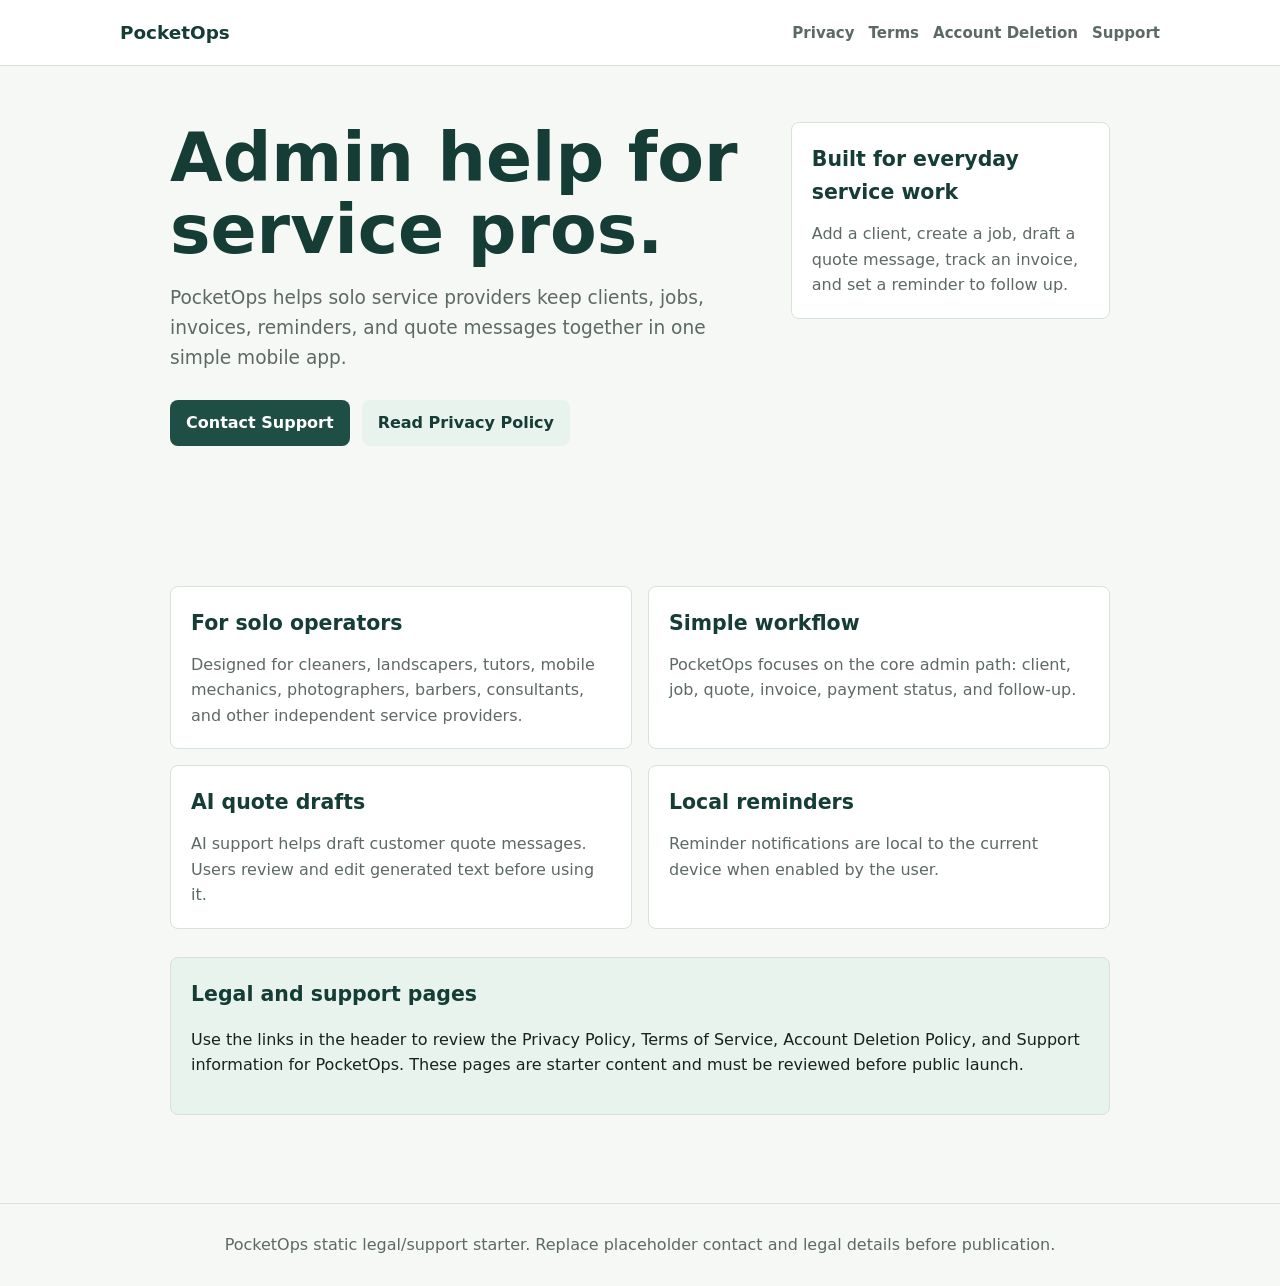
<file: index.html>
<!doctype html>
<html lang="en">
  <head>
    <meta charset="utf-8" />
    <meta name="viewport" content="width=device-width, initial-scale=1" />
    <title>PocketOps</title>
    <meta
      name="description"
      content="PocketOps helps solo service providers manage clients, jobs, invoices, reminders, and AI quote drafts from one mobile app."
    />
    <link rel="stylesheet" href="styles.css" />
  </head>
  <body>
    <header class="site-header">
      <nav class="nav" aria-label="Main navigation">
        <a class="brand" href="index.html">PocketOps</a>
        <div class="links">
          <a href="privacy.html">Privacy</a>
          <a href="terms.html">Terms</a>
          <a href="account-deletion.html">Account Deletion</a>
          <a href="support.html">Support</a>
        </div>
      </nav>
    </header>

    <main class="hero">
      <section class="hero-copy">
        <h1>Admin help for service pros.</h1>
        <p class="lead">
          PocketOps helps solo service providers keep clients, jobs, invoices,
          reminders, and quote messages together in one simple mobile app.
        </p>
        <div class="actions">
          <a class="button" href="support.html">Contact Support</a>
          <a class="button secondary" href="privacy.html">Read Privacy Policy</a>
        </div>
      </section>

      <aside class="summary-panel" aria-label="PocketOps overview">
        <h2>Built for everyday service work</h2>
        <p>
          Add a client, create a job, draft a quote message, track an invoice,
          and set a reminder to follow up.
        </p>
      </aside>
    </main>

    <section class="page" aria-label="PocketOps details">
      <div class="grid">
        <article class="card">
          <h2>For solo operators</h2>
          <p>
            Designed for cleaners, landscapers, tutors, mobile mechanics,
            photographers, barbers, consultants, and other independent service
            providers.
          </p>
        </article>
        <article class="card">
          <h2>Simple workflow</h2>
          <p>
            PocketOps focuses on the core admin path: client, job, quote,
            invoice, payment status, and follow-up.
          </p>
        </article>
        <article class="card">
          <h2>AI quote drafts</h2>
          <p>
            AI support helps draft customer quote messages. Users review and
            edit generated text before using it.
          </p>
        </article>
        <article class="card">
          <h2>Local reminders</h2>
          <p>
            Reminder notifications are local to the current device when enabled
            by the user.
          </p>
        </article>
      </div>

      <div class="notice">
        <h2>Legal and support pages</h2>
        <p>
          Use the links in the header to review the Privacy Policy, Terms of
          Service, Account Deletion Policy, and Support information for
          PocketOps. These pages are starter content and must be reviewed before
          public launch.
        </p>
      </div>
    </section>

    <footer class="site-footer">
      PocketOps static legal/support starter. Replace placeholder contact and
      legal details before publication.
    </footer>
  </body>
</html>
</file>
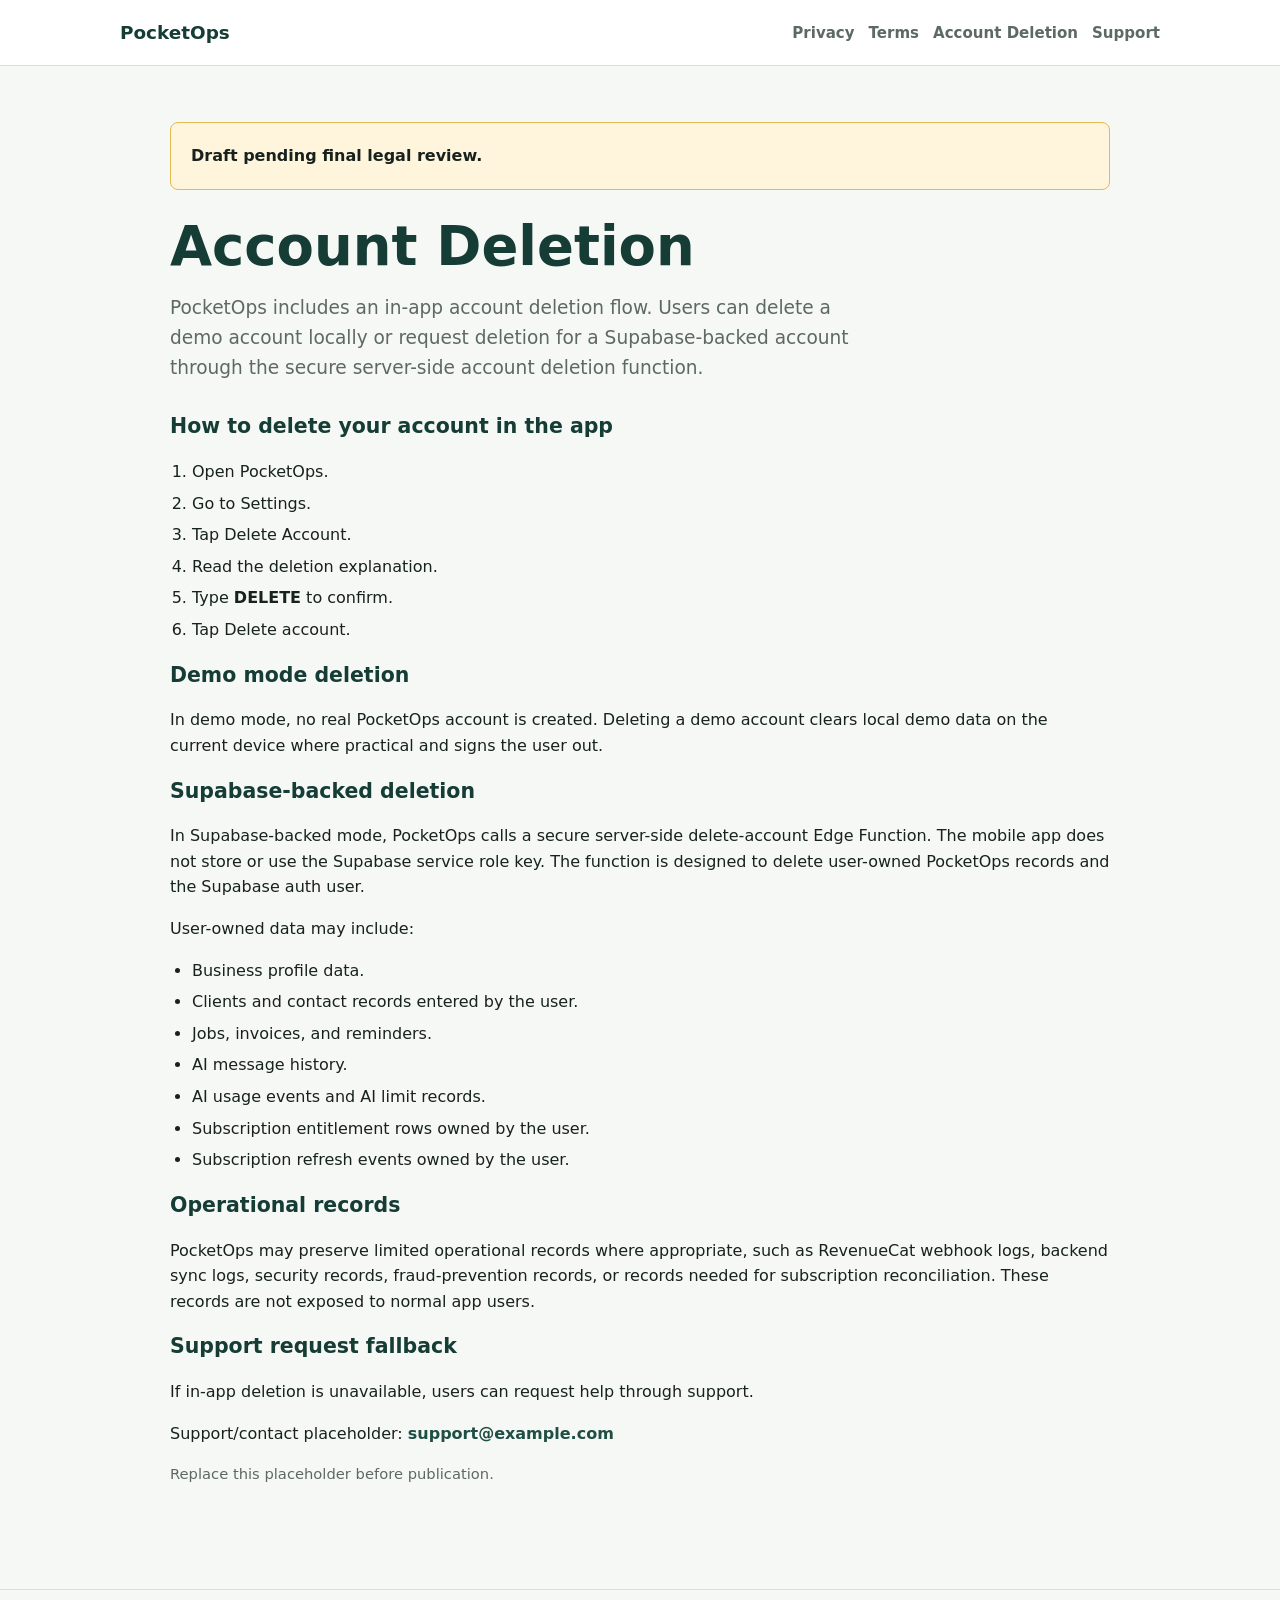
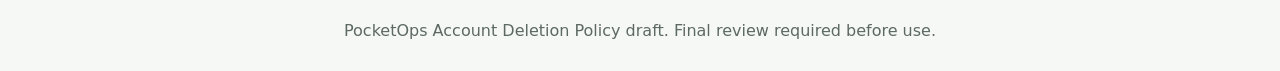
<file: account-deletion.html>
<!doctype html>
<html lang="en">
  <head>
    <meta charset="utf-8" />
    <meta name="viewport" content="width=device-width, initial-scale=1" />
    <title>Account Deletion | PocketOps</title>
    <meta name="description" content="How to delete a PocketOps account." />
    <link rel="stylesheet" href="styles.css" />
  </head>
  <body>
    <header class="site-header">
      <nav class="nav" aria-label="Main navigation">
        <a class="brand" href="index.html">PocketOps</a>
        <div class="links">
          <a href="privacy.html">Privacy</a>
          <a href="terms.html">Terms</a>
          <a href="account-deletion.html">Account Deletion</a>
          <a href="support.html">Support</a>
        </div>
      </nav>
    </header>

    <main class="page">
      <div class="draft-warning">Draft pending final legal review.</div>
      <h1>Account Deletion</h1>
      <p class="lead">
        PocketOps includes an in-app account deletion flow. Users can delete a
        demo account locally or request deletion for a Supabase-backed account
        through the secure server-side account deletion function.
      </p>

      <section>
        <h2>How to delete your account in the app</h2>
        <ol>
          <li>Open PocketOps.</li>
          <li>Go to Settings.</li>
          <li>Tap Delete Account.</li>
          <li>Read the deletion explanation.</li>
          <li>Type <strong>DELETE</strong> to confirm.</li>
          <li>Tap Delete account.</li>
        </ol>
      </section>

      <section>
        <h2>Demo mode deletion</h2>
        <p>
          In demo mode, no real PocketOps account is created. Deleting a demo
          account clears local demo data on the current device where practical
          and signs the user out.
        </p>
      </section>

      <section>
        <h2>Supabase-backed deletion</h2>
        <p>
          In Supabase-backed mode, PocketOps calls a secure server-side
          delete-account Edge Function. The mobile app does not store or use the
          Supabase service role key. The function is designed to delete
          user-owned PocketOps records and the Supabase auth user.
        </p>
        <p>User-owned data may include:</p>
        <ul>
          <li>Business profile data.</li>
          <li>Clients and contact records entered by the user.</li>
          <li>Jobs, invoices, and reminders.</li>
          <li>AI message history.</li>
          <li>AI usage events and AI limit records.</li>
          <li>Subscription entitlement rows owned by the user.</li>
          <li>Subscription refresh events owned by the user.</li>
        </ul>
      </section>

      <section>
        <h2>Operational records</h2>
        <p>
          PocketOps may preserve limited operational records where appropriate,
          such as RevenueCat webhook logs, backend sync logs, security records,
          fraud-prevention records, or records needed for subscription
          reconciliation. These records are not exposed to normal app users.
        </p>
      </section>

      <section>
        <h2>Support request fallback</h2>
        <p>
          If in-app deletion is unavailable, users can request help through
          support.
        </p>
        <p>Support/contact placeholder: <a href="mailto:support@example.com">support@example.com</a></p>
        <p class="meta">Replace this placeholder before publication.</p>
      </section>
    </main>

    <footer class="site-footer">PocketOps Account Deletion Policy draft. Final review required before use.</footer>
  </body>
</html>
</file>
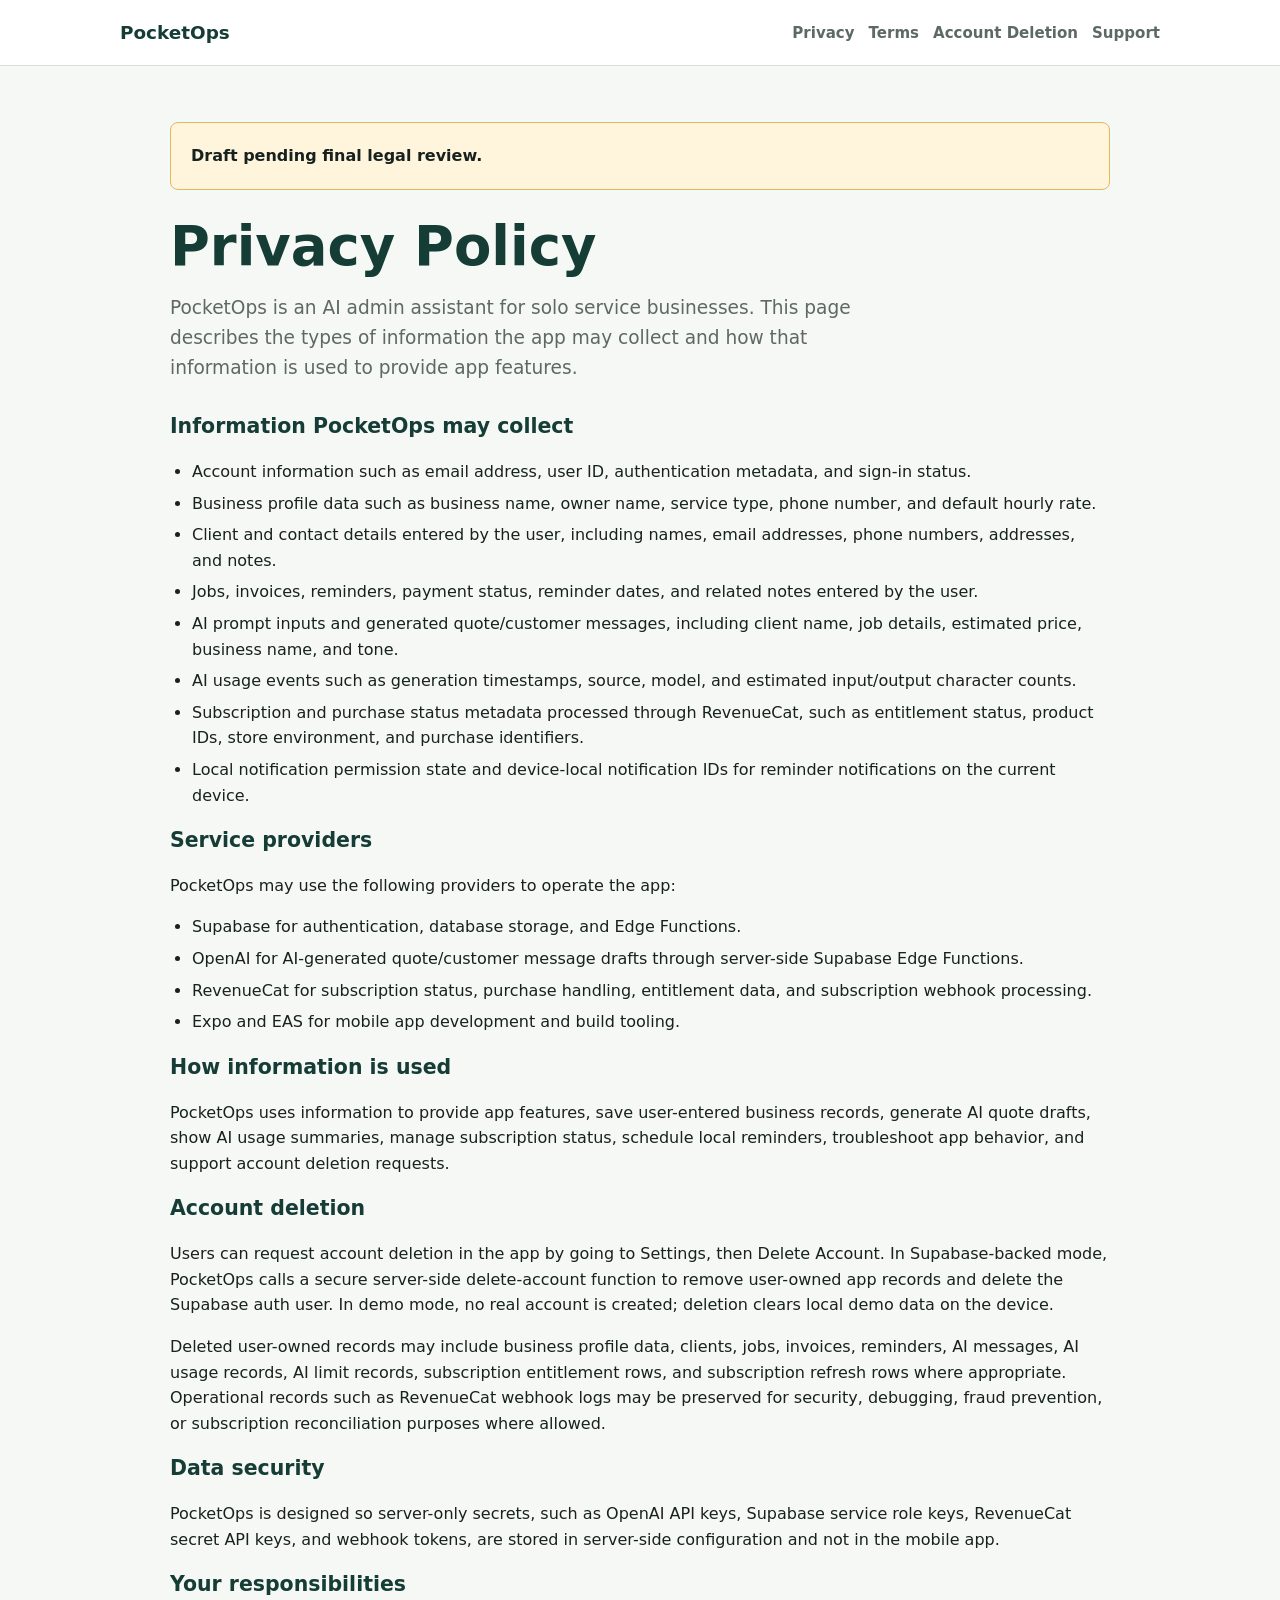
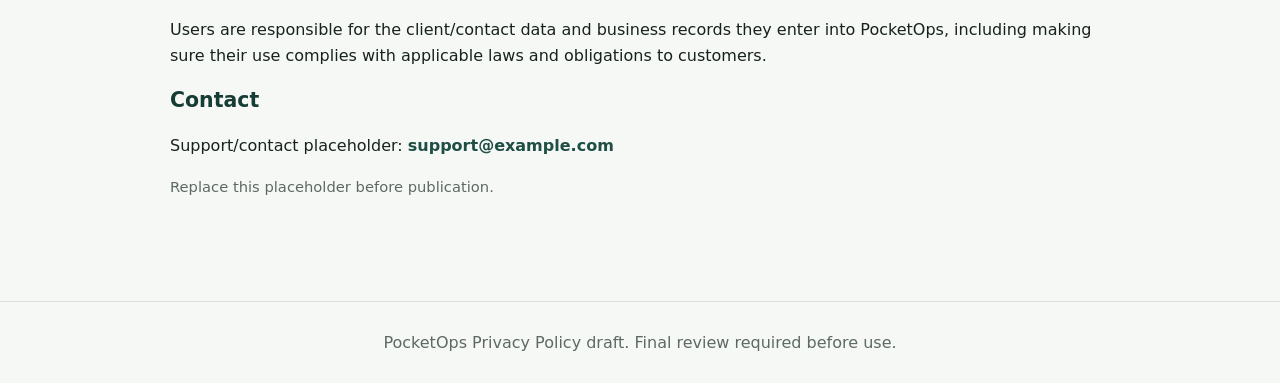
<file: privacy.html>
<!doctype html>
<html lang="en">
  <head>
    <meta charset="utf-8" />
    <meta name="viewport" content="width=device-width, initial-scale=1" />
    <title>Privacy Policy | PocketOps</title>
    <meta name="description" content="PocketOps Privacy Policy draft page." />
    <link rel="stylesheet" href="styles.css" />
  </head>
  <body>
    <header class="site-header">
      <nav class="nav" aria-label="Main navigation">
        <a class="brand" href="index.html">PocketOps</a>
        <div class="links">
          <a href="privacy.html">Privacy</a>
          <a href="terms.html">Terms</a>
          <a href="account-deletion.html">Account Deletion</a>
          <a href="support.html">Support</a>
        </div>
      </nav>
    </header>

    <main class="page">
      <div class="draft-warning">Draft pending final legal review.</div>
      <h1>Privacy Policy</h1>
      <p class="lead">
        PocketOps is an AI admin assistant for solo service businesses. This
        page describes the types of information the app may collect and how that
        information is used to provide app features.
      </p>

      <section>
        <h2>Information PocketOps may collect</h2>
        <ul>
          <li>Account information such as email address, user ID, authentication metadata, and sign-in status.</li>
          <li>Business profile data such as business name, owner name, service type, phone number, and default hourly rate.</li>
          <li>Client and contact details entered by the user, including names, email addresses, phone numbers, addresses, and notes.</li>
          <li>Jobs, invoices, reminders, payment status, reminder dates, and related notes entered by the user.</li>
          <li>AI prompt inputs and generated quote/customer messages, including client name, job details, estimated price, business name, and tone.</li>
          <li>AI usage events such as generation timestamps, source, model, and estimated input/output character counts.</li>
          <li>Subscription and purchase status metadata processed through RevenueCat, such as entitlement status, product IDs, store environment, and purchase identifiers.</li>
          <li>Local notification permission state and device-local notification IDs for reminder notifications on the current device.</li>
        </ul>
      </section>

      <section>
        <h2>Service providers</h2>
        <p>PocketOps may use the following providers to operate the app:</p>
        <ul>
          <li>Supabase for authentication, database storage, and Edge Functions.</li>
          <li>OpenAI for AI-generated quote/customer message drafts through server-side Supabase Edge Functions.</li>
          <li>RevenueCat for subscription status, purchase handling, entitlement data, and subscription webhook processing.</li>
          <li>Expo and EAS for mobile app development and build tooling.</li>
        </ul>
      </section>

      <section>
        <h2>How information is used</h2>
        <p>
          PocketOps uses information to provide app features, save user-entered
          business records, generate AI quote drafts, show AI usage summaries,
          manage subscription status, schedule local reminders, troubleshoot app
          behavior, and support account deletion requests.
        </p>
      </section>

      <section>
        <h2>Account deletion</h2>
        <p>
          Users can request account deletion in the app by going to Settings,
          then Delete Account. In Supabase-backed mode, PocketOps calls a secure
          server-side delete-account function to remove user-owned app records
          and delete the Supabase auth user. In demo mode, no real account is
          created; deletion clears local demo data on the device.
        </p>
        <p>
          Deleted user-owned records may include business profile data, clients,
          jobs, invoices, reminders, AI messages, AI usage records, AI limit
          records, subscription entitlement rows, and subscription refresh rows
          where appropriate. Operational records such as RevenueCat webhook logs
          may be preserved for security, debugging, fraud prevention, or
          subscription reconciliation purposes where allowed.
        </p>
      </section>

      <section>
        <h2>Data security</h2>
        <p>
          PocketOps is designed so server-only secrets, such as OpenAI API keys,
          Supabase service role keys, RevenueCat secret API keys, and webhook
          tokens, are stored in server-side configuration and not in the mobile
          app.
        </p>
      </section>

      <section>
        <h2>Your responsibilities</h2>
        <p>
          Users are responsible for the client/contact data and business records
          they enter into PocketOps, including making sure their use complies
          with applicable laws and obligations to customers.
        </p>
      </section>

      <section>
        <h2>Contact</h2>
        <p>Support/contact placeholder: <a href="mailto:support@example.com">support@example.com</a></p>
        <p class="meta">Replace this placeholder before publication.</p>
      </section>
    </main>

    <footer class="site-footer">PocketOps Privacy Policy draft. Final review required before use.</footer>
  </body>
</html>
</file>
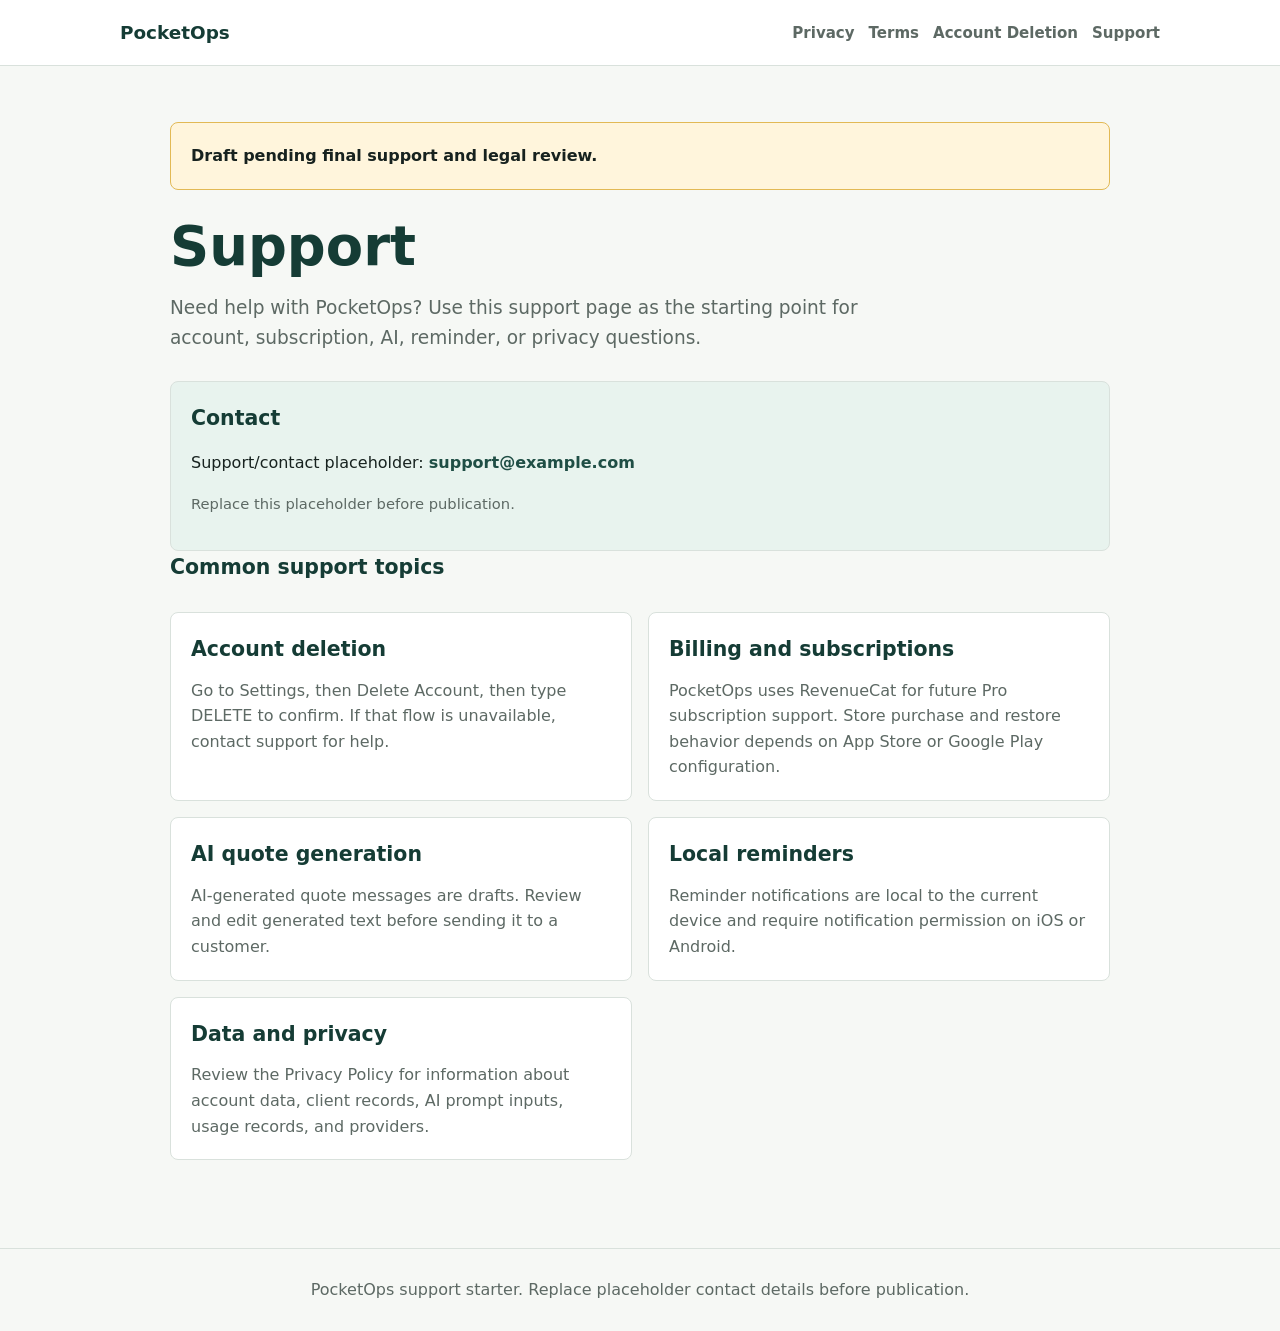
<file: support.html>
<!doctype html>
<html lang="en">
  <head>
    <meta charset="utf-8" />
    <meta name="viewport" content="width=device-width, initial-scale=1" />
    <title>Support | PocketOps</title>
    <meta name="description" content="PocketOps support and contact information." />
    <link rel="stylesheet" href="styles.css" />
  </head>
  <body>
    <header class="site-header">
      <nav class="nav" aria-label="Main navigation">
        <a class="brand" href="index.html">PocketOps</a>
        <div class="links">
          <a href="privacy.html">Privacy</a>
          <a href="terms.html">Terms</a>
          <a href="account-deletion.html">Account Deletion</a>
          <a href="support.html">Support</a>
        </div>
      </nav>
    </header>

    <main class="page">
      <div class="draft-warning">Draft pending final support and legal review.</div>
      <h1>Support</h1>
      <p class="lead">
        Need help with PocketOps? Use this support page as the starting point
        for account, subscription, AI, reminder, or privacy questions.
      </p>

      <section class="notice">
        <h2>Contact</h2>
        <p>Support/contact placeholder: <a href="mailto:support@example.com">support@example.com</a></p>
        <p class="meta">Replace this placeholder before publication.</p>
      </section>

      <section>
        <h2>Common support topics</h2>
        <div class="grid">
          <article class="card">
            <h2>Account deletion</h2>
            <p>
              Go to Settings, then Delete Account, then type DELETE to confirm.
              If that flow is unavailable, contact support for help.
            </p>
          </article>
          <article class="card">
            <h2>Billing and subscriptions</h2>
            <p>
              PocketOps uses RevenueCat for future Pro subscription support.
              Store purchase and restore behavior depends on App Store or
              Google Play configuration.
            </p>
          </article>
          <article class="card">
            <h2>AI quote generation</h2>
            <p>
              AI-generated quote messages are drafts. Review and edit generated
              text before sending it to a customer.
            </p>
          </article>
          <article class="card">
            <h2>Local reminders</h2>
            <p>
              Reminder notifications are local to the current device and require
              notification permission on iOS or Android.
            </p>
          </article>
          <article class="card">
            <h2>Data and privacy</h2>
            <p>
              Review the Privacy Policy for information about account data,
              client records, AI prompt inputs, usage records, and providers.
            </p>
          </article>
        </div>
      </section>
    </main>

    <footer class="site-footer">PocketOps support starter. Replace placeholder contact details before publication.</footer>
  </body>
</html>
</file>
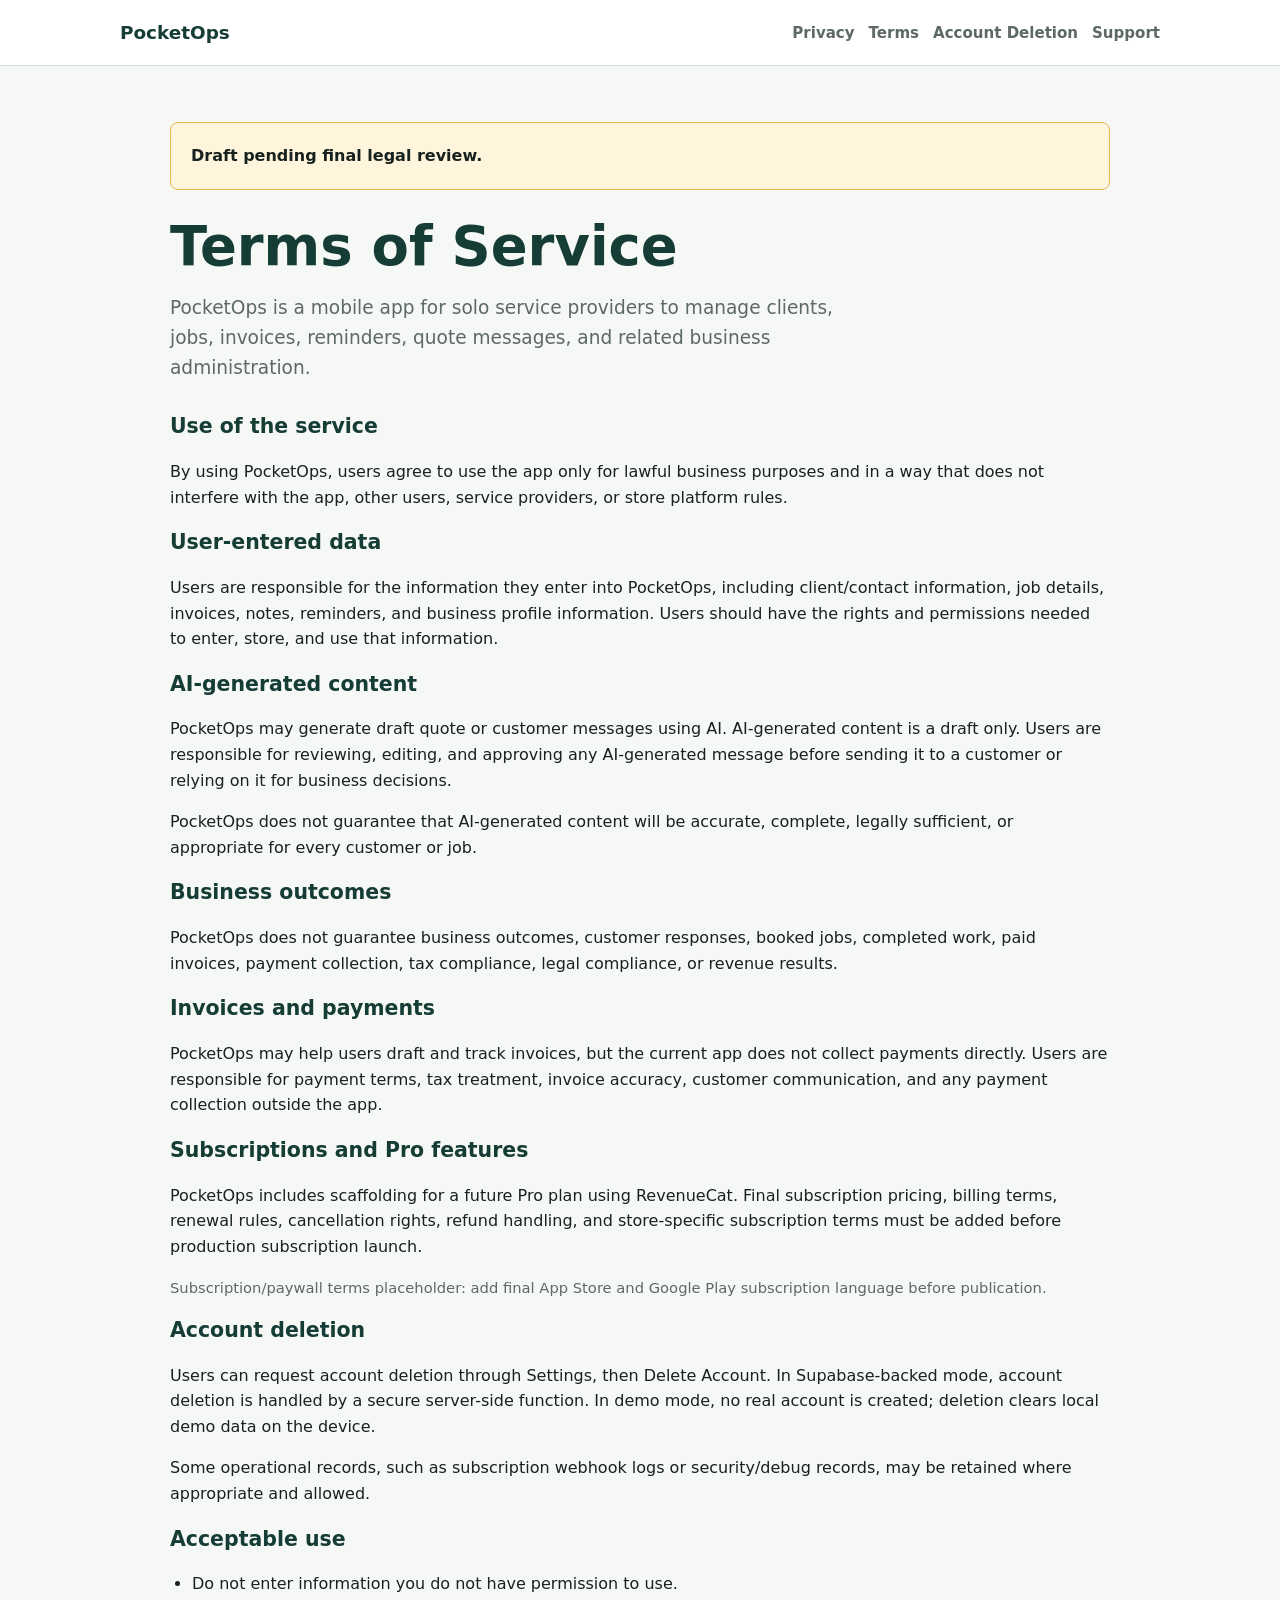
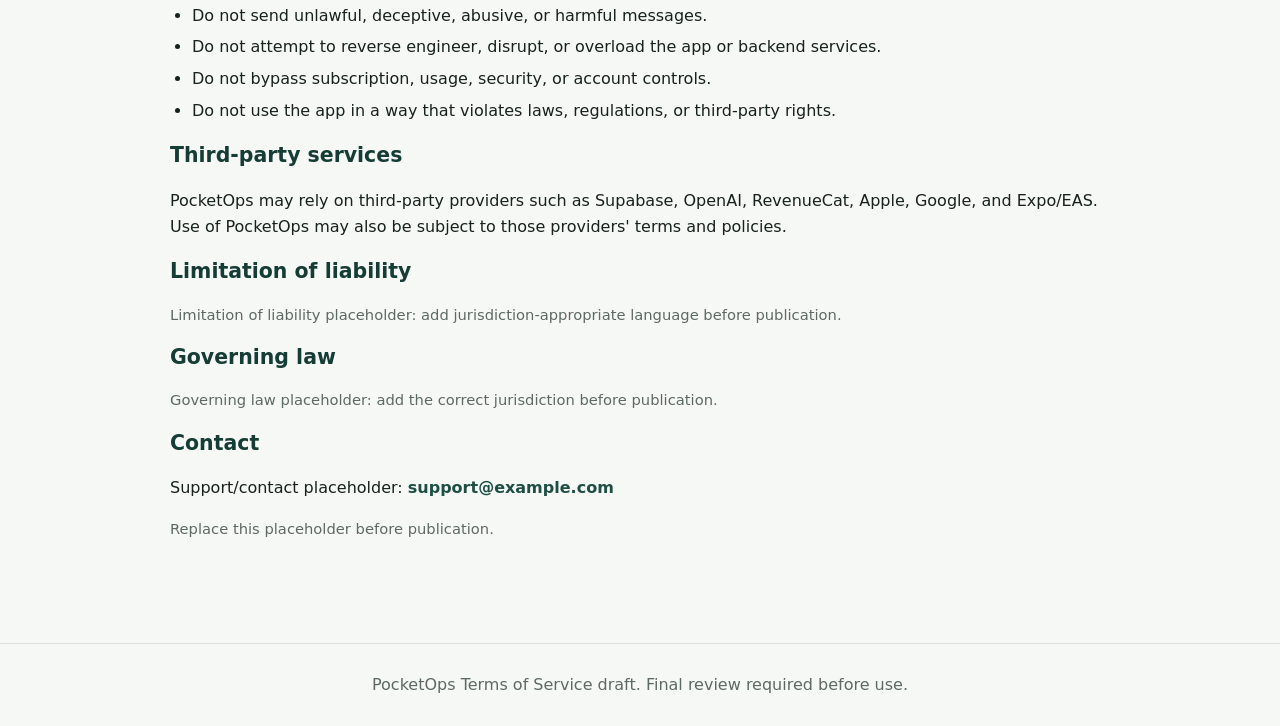
<file: terms.html>
<!doctype html>
<html lang="en">
  <head>
    <meta charset="utf-8" />
    <meta name="viewport" content="width=device-width, initial-scale=1" />
    <title>Terms of Service | PocketOps</title>
    <meta name="description" content="PocketOps Terms of Service draft page." />
    <link rel="stylesheet" href="styles.css" />
  </head>
  <body>
    <header class="site-header">
      <nav class="nav" aria-label="Main navigation">
        <a class="brand" href="index.html">PocketOps</a>
        <div class="links">
          <a href="privacy.html">Privacy</a>
          <a href="terms.html">Terms</a>
          <a href="account-deletion.html">Account Deletion</a>
          <a href="support.html">Support</a>
        </div>
      </nav>
    </header>

    <main class="page">
      <div class="draft-warning">Draft pending final legal review.</div>
      <h1>Terms of Service</h1>
      <p class="lead">
        PocketOps is a mobile app for solo service providers to manage clients,
        jobs, invoices, reminders, quote messages, and related business
        administration.
      </p>

      <section>
        <h2>Use of the service</h2>
        <p>
          By using PocketOps, users agree to use the app only for lawful
          business purposes and in a way that does not interfere with the app,
          other users, service providers, or store platform rules.
        </p>
      </section>

      <section>
        <h2>User-entered data</h2>
        <p>
          Users are responsible for the information they enter into PocketOps,
          including client/contact information, job details, invoices, notes,
          reminders, and business profile information. Users should have the
          rights and permissions needed to enter, store, and use that
          information.
        </p>
      </section>

      <section>
        <h2>AI-generated content</h2>
        <p>
          PocketOps may generate draft quote or customer messages using AI.
          AI-generated content is a draft only. Users are responsible for
          reviewing, editing, and approving any AI-generated message before
          sending it to a customer or relying on it for business decisions.
        </p>
        <p>
          PocketOps does not guarantee that AI-generated content will be
          accurate, complete, legally sufficient, or appropriate for every
          customer or job.
        </p>
      </section>

      <section>
        <h2>Business outcomes</h2>
        <p>
          PocketOps does not guarantee business outcomes, customer responses,
          booked jobs, completed work, paid invoices, payment collection, tax
          compliance, legal compliance, or revenue results.
        </p>
      </section>

      <section>
        <h2>Invoices and payments</h2>
        <p>
          PocketOps may help users draft and track invoices, but the current app
          does not collect payments directly. Users are responsible for payment
          terms, tax treatment, invoice accuracy, customer communication, and any
          payment collection outside the app.
        </p>
      </section>

      <section>
        <h2>Subscriptions and Pro features</h2>
        <p>
          PocketOps includes scaffolding for a future Pro plan using RevenueCat.
          Final subscription pricing, billing terms, renewal rules,
          cancellation rights, refund handling, and store-specific subscription
          terms must be added before production subscription launch.
        </p>
        <p class="meta">
          Subscription/paywall terms placeholder: add final App Store and Google
          Play subscription language before publication.
        </p>
      </section>

      <section>
        <h2>Account deletion</h2>
        <p>
          Users can request account deletion through Settings, then Delete
          Account. In Supabase-backed mode, account deletion is handled by a
          secure server-side function. In demo mode, no real account is created;
          deletion clears local demo data on the device.
        </p>
        <p>
          Some operational records, such as subscription webhook logs or
          security/debug records, may be retained where appropriate and allowed.
        </p>
      </section>

      <section>
        <h2>Acceptable use</h2>
        <ul>
          <li>Do not enter information you do not have permission to use.</li>
          <li>Do not send unlawful, deceptive, abusive, or harmful messages.</li>
          <li>Do not attempt to reverse engineer, disrupt, or overload the app or backend services.</li>
          <li>Do not bypass subscription, usage, security, or account controls.</li>
          <li>Do not use the app in a way that violates laws, regulations, or third-party rights.</li>
        </ul>
      </section>

      <section>
        <h2>Third-party services</h2>
        <p>
          PocketOps may rely on third-party providers such as Supabase, OpenAI,
          RevenueCat, Apple, Google, and Expo/EAS. Use of PocketOps may also be
          subject to those providers' terms and policies.
        </p>
      </section>

      <section>
        <h2>Limitation of liability</h2>
        <p class="meta">
          Limitation of liability placeholder: add jurisdiction-appropriate
          language before publication.
        </p>
      </section>

      <section>
        <h2>Governing law</h2>
        <p class="meta">Governing law placeholder: add the correct jurisdiction before publication.</p>
      </section>

      <section>
        <h2>Contact</h2>
        <p>Support/contact placeholder: <a href="mailto:support@example.com">support@example.com</a></p>
        <p class="meta">Replace this placeholder before publication.</p>
      </section>
    </main>

    <footer class="site-footer">PocketOps Terms of Service draft. Final review required before use.</footer>
  </body>
</html>
</file>
<file: styles.css>
:root {
  color-scheme: light;
  --bg: #f6f8f5;
  --panel: #ffffff;
  --ink: #17221f;
  --muted: #5d6964;
  --line: #d9e1dc;
  --brand: #1f4e45;
  --brand-dark: #153c35;
  --accent: #e8f3ee;
  --warn: #fff5dc;
  --warn-border: #e2b955;
}

* {
  box-sizing: border-box;
}

body {
  margin: 0;
  background: var(--bg);
  color: var(--ink);
  font-family:
    Inter, ui-sans-serif, system-ui, -apple-system, BlinkMacSystemFont, "Segoe UI",
    sans-serif;
  line-height: 1.6;
}

a {
  color: var(--brand);
  font-weight: 700;
  text-decoration: none;
}

a:hover {
  text-decoration: underline;
}

.site-header {
  background: var(--panel);
  border-bottom: 1px solid var(--line);
}

.nav {
  align-items: center;
  display: flex;
  gap: 18px;
  justify-content: space-between;
  margin: 0 auto;
  max-width: 1080px;
  padding: 18px 20px;
}

.brand {
  color: var(--brand-dark);
  font-size: 1.15rem;
  font-weight: 800;
  letter-spacing: 0;
}

.links {
  display: flex;
  flex-wrap: wrap;
  gap: 14px;
  justify-content: flex-end;
}

.links a {
  color: var(--muted);
  font-size: 0.94rem;
  font-weight: 700;
}

.hero,
.page {
  margin: 0 auto;
  max-width: 980px;
  padding: 56px 20px;
}

.hero {
  display: grid;
  gap: 28px;
  grid-template-columns: minmax(0, 1.3fr) minmax(280px, 0.7fr);
}

.hero-copy h1,
.page h1 {
  color: var(--brand-dark);
  font-size: clamp(2.1rem, 6vw, 4.25rem);
  line-height: 1.05;
  margin: 0 0 18px;
}

.page h1 {
  font-size: clamp(2rem, 5vw, 3.4rem);
}

.lead {
  color: var(--muted);
  font-size: 1.16rem;
  margin: 0 0 28px;
  max-width: 700px;
}

.actions {
  display: flex;
  flex-wrap: wrap;
  gap: 12px;
}

.button {
  background: var(--brand);
  border-radius: 8px;
  color: #ffffff;
  display: inline-flex;
  font-weight: 800;
  min-height: 44px;
  padding: 10px 16px;
}

.button.secondary {
  background: var(--accent);
  color: var(--brand-dark);
}

.summary-panel,
.card,
.notice,
.draft-warning {
  background: var(--panel);
  border: 1px solid var(--line);
  border-radius: 8px;
  padding: 20px;
}

.summary-panel {
  align-self: start;
}

.summary-panel h2,
.card h2,
.page h2 {
  color: var(--brand-dark);
  font-size: 1.28rem;
  margin: 0 0 12px;
}

.grid {
  display: grid;
  gap: 16px;
  grid-template-columns: repeat(2, minmax(0, 1fr));
  margin-top: 28px;
}

.card p,
.summary-panel p {
  color: var(--muted);
  margin: 0;
}

.card ul,
.page ul,
.page ol {
  padding-left: 22px;
}

.card li,
.page li {
  margin: 6px 0;
}

.draft-warning {
  background: var(--warn);
  border-color: var(--warn-border);
  font-weight: 800;
  margin: 0 0 28px;
}

.notice {
  background: var(--accent);
  margin-top: 28px;
}

.meta {
  color: var(--muted);
  font-size: 0.92rem;
}

.site-footer {
  border-top: 1px solid var(--line);
  color: var(--muted);
  margin-top: 32px;
  padding: 28px 20px;
  text-align: center;
}

@media (max-width: 760px) {
  .nav {
    align-items: flex-start;
    flex-direction: column;
  }

  .links {
    justify-content: flex-start;
  }

  .hero {
    grid-template-columns: 1fr;
    padding-top: 40px;
  }

  .grid {
    grid-template-columns: 1fr;
  }
}
</file>
